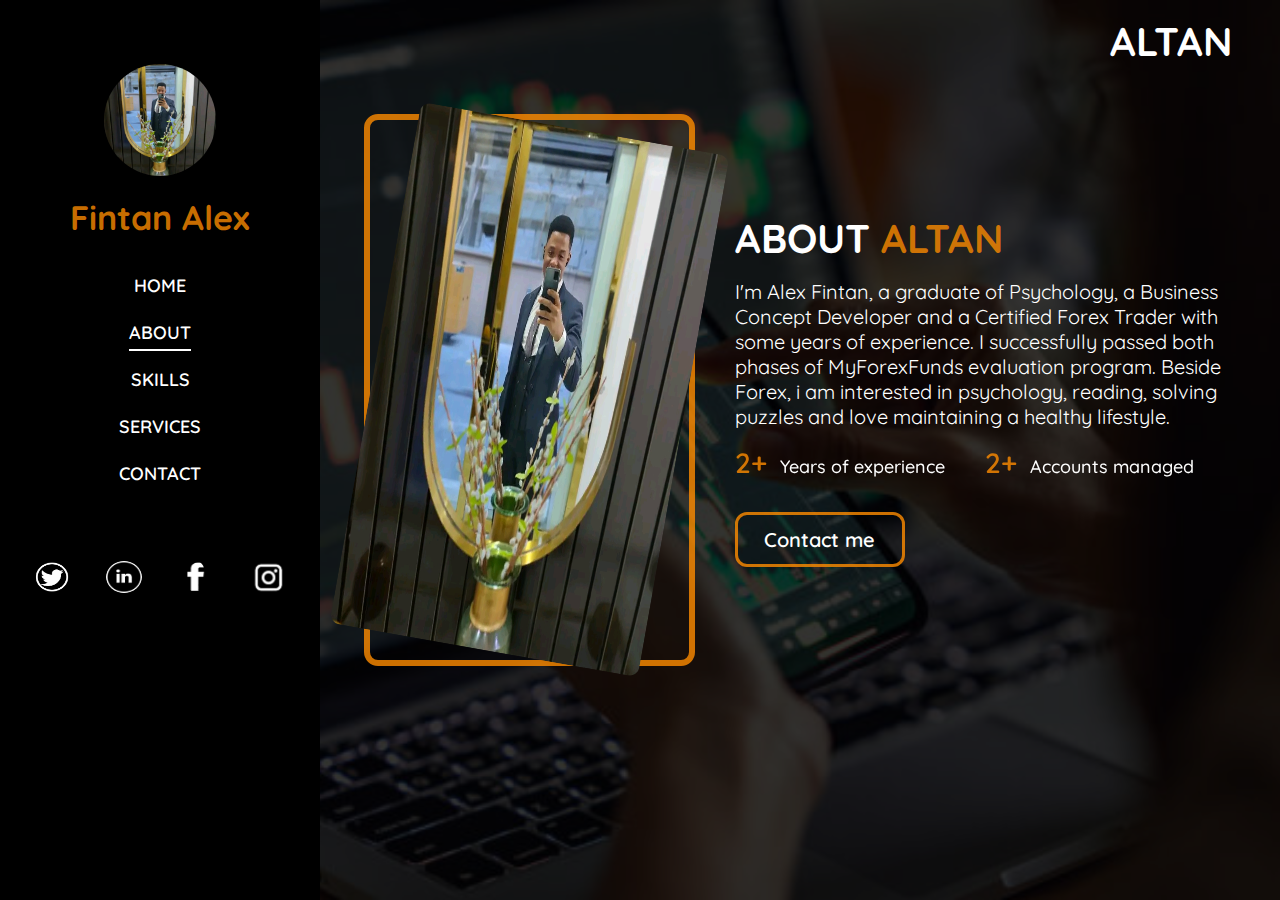
<file: pages/about.html>
<!DOCTYPE html>
<html lang="en">
<head>
    <meta charset="UTF-8">
    <meta http-equiv="X-UA-Compatible" content="IE=edge">
    <meta name="viewport" content="width=device-width, initial-scale=1.0">
    <link href="https://unpkg.com/aos@2.3.1/dist/aos.css" rel="stylesheet">
    <link rel="stylesheet" href="../assets/styles/style.css">
    <link rel="stylesheet" href="../assets/styles/media.css">
    <title>ALTAN PORTFOLIO</title>
</head>
<body>
    <header class="cont">
        <div class="h-left" id="link">
            <div class="pix">
                <img src="../assets/images/ALTAN.jpg" alt="">
                <h1>Fintan Alex</h1>
                <nav>
                    <ul>
                        <li><a href="../index.html">HOME</a></li>
                        <li><a href="#" class="active">ABOUT</a></li>
                        <li><a href="./skill.html">SKILLS</a></li>
                        <li><a href="./service.html">SERVICES</a></li>
                        <li><a href="./contact.html">CONTACT</a></li>
                    </ul>

                    <div class="icons">
                        <a href="https://twitter.com/alex_fintan"><img src="../assets/images/tt-removebg-preview.png" alt=""></a>
                        <a href="https://www.linkedin.com/in/alex-fintan-20a267105"><img src="../assets/images/10-102671_linkedin-white-png-download-linkedin-icon-white-circle.png" alt=""></a>
                        <a href="https://www.facebook.com/fintan.alexwhitefire" class="face"><img src="../assets/images/940-9402277_facebook-icon-link-facebook-white-icon-removebg-preview.png" alt=""></a>
                        <a href="https://instagram.com/alex_whitefire" class="ins"><img src="../assets/images/instagram-removebg-preview.png" alt=""></a>
                    </div>
                </nav>
            </div>
        </div>
        <div class="about">
            <div class="cover"></div>
            <div class="logo">
                <h2> ALTAN</h2>
                <div class="menu">
                    <img src="../assets/images/Hamburger Menu.svg" alt="" id="menubar" onclick="opens()">
                    <img src="../assets/images/close-removebg-preview.png" alt="" id="closebar">
                </div>
            </div>
            <div class="about-c">
                <div class="about-img" data-aos="zoom-in" data-aos-duration="2000">
                    <img src="../assets/images/ALTAN.jpg" alt="">
                </div>
                <div class="about-txt">
                    <h2>ABOUT <span style="color: hsla(33, 100%, 50%, .8);"> ALTAN</span></h2>
                    <p>I'm Alex Fintan, a graduate of Psychology, a Business Concept Developer and a Certified Forex Trader with some years of experience. I successfully passed both phases of MyForexFunds evaluation program. Beside Forex, i am interested in psychology, reading, solving puzzles and love maintaining a healthy lifestyle. </p>
                    <div class="numbers">
                        <div class="one"  data-aos="zoom-in" data-aos-duration="2000">
                            <h4><span>2+</span> Years of experience</h4>
                            <p></p>
                        </div>

                        <div class="one" data-aos="zoom-in-up" data-aos-duration="2000">
                            <h4><span>2+</span> Accounts managed</h4>
                            <p></p>
                        </div>
                    </div>
                    <a href="./contact.html"><button>Contact me</button></a>
                </div>
            </div>
        </div>
    </header>

    <script src="https://unpkg.com/aos@2.3.1/dist/aos.js"></script>

    <script src="../script/main.js"></script>
    
    <script>
        AOS.init({
        duration:1000,
        delay:400
  
    });
    </script>
    
    
    


</body>
</html>
</file>
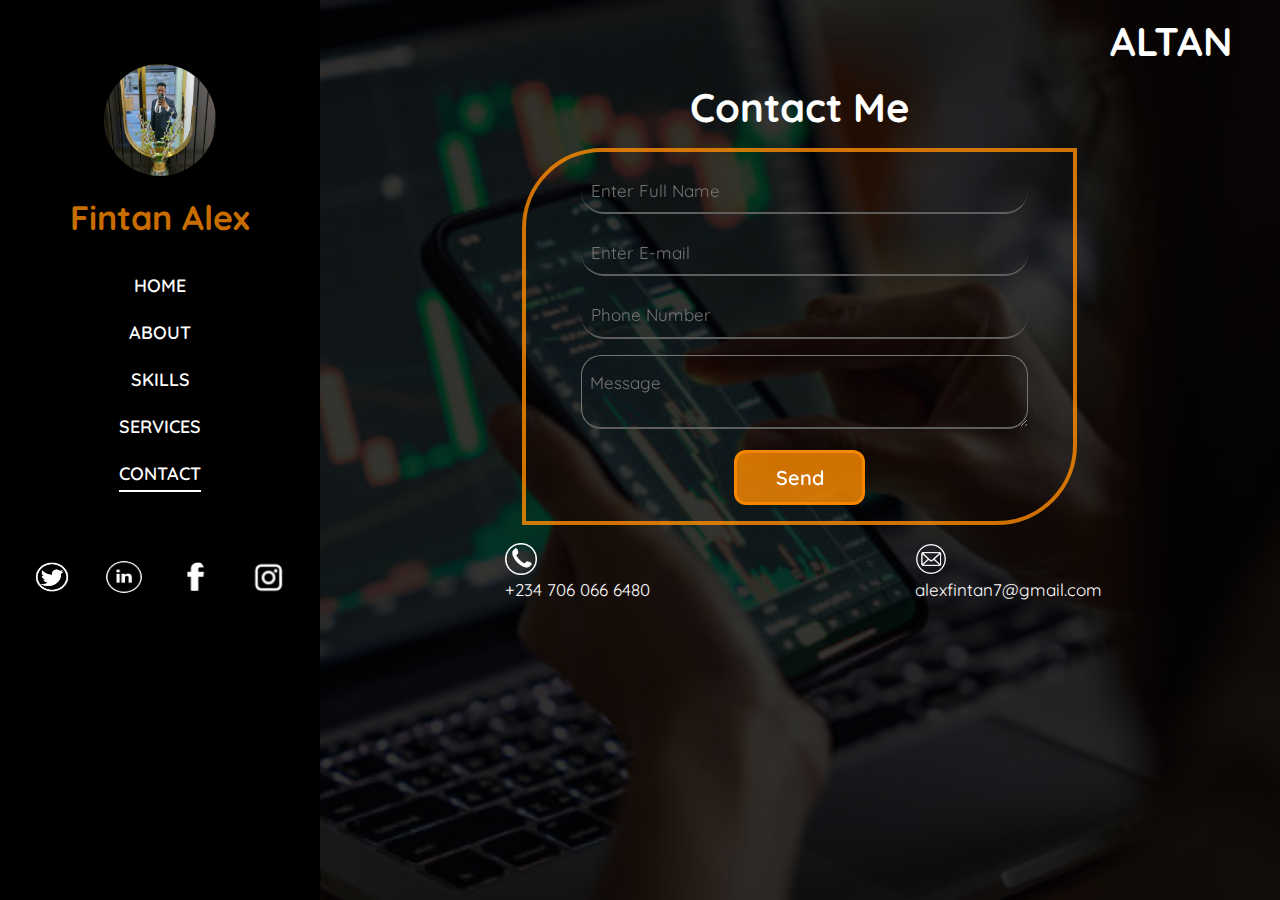
<file: pages/contact.html>
<!DOCTYPE html>
<html lang="en">
<head>
    <meta charset="UTF-8">
    <meta http-equiv="X-UA-Compatible" content="IE=edge">
    <meta name="viewport" content="width=device-width, initial-scale=1.0">
    <link href="https://unpkg.com/aos@2.3.1/dist/aos.css" rel="stylesheet">
    <link rel="stylesheet" href="../assets/styles/style.css">
    <link rel="stylesheet" href="../assets/styles/media.css">
    <title>ALTAN PORTFOLIO</title>
</head>
<body>
    <header>
        <div class="h-left" id="link">
            <div class="pix">
                <img src="../assets/images/ALTAN.jpg" alt="">
                <h1>Fintan Alex</h1>
                <nav>
                    <ul>
                        <li><a href="../index.html">HOME</a></li>
                        <li><a href="./about.html">ABOUT</a></li>
                        <li><a href="./skill.html" >SKILLS</a></li>
                        <li><a href="./service.html">SERVICES</a></li>
                        <li><a href="./contact.html" class="active">CONTACT</a></li>
                    </ul>

                    <div class="icons">
                        <a href="https://twitter.com/alex_fintan"><img src="../assets/images/tt-removebg-preview.png" alt=""></a>
                        <a href="https://www.linkedin.com/in/alex-fintan-20a267105"><img src="../assets/images/10-102671_linkedin-white-png-download-linkedin-icon-white-circle.png" alt=""></a>
                        <a href="https://www.facebook.com/fintan.alexwhitefire" class="face"><img src="../assets/images/940-9402277_facebook-icon-link-facebook-white-icon-removebg-preview.png" alt=""></a>
                        <a href="https://instagram.com/alex_whitefire" class="ins"><img src="../assets/images/instagram-removebg-preview.png" alt=""></a>
                    </div>
                </nav>
            </div>
        </div>
        <div class="about">
            <div class="cover"></div>
            <div class="logo">
                <h2> ALTAN</h2>
                <div class="menu">
                    <img src="../assets/images/Hamburger Menu.svg" alt="" id="menubar" onclick="opens()">
                    <img src="../assets/images/close-removebg-preview.png" alt="" id="closebar">
                </div>
            </div>
            
            <div class="services con">
                <h2>Contact Me</h2>
                <form id="form" data-aos="zoom-out">
                    <div class="serv">
                        <div class="contact">
                            <input type="text" name="name" id="full" placeholder="Enter Full Name"><br>
                            <input type="email" name="email" id="mail" placeholder="Enter E-mail"><br>
                            <input type="tel" name="phone" id="tel" placeholder="Phone Number"><br>
                            <textarea name="message" id="text" cols="30" rows="10" placeholder="Message"></textarea>
                        </div>

                    </div>

                    <div class="s-button">
                        <button type="submit">Send</button>
                    </div>
                </form>

                <div class="reach">
                    <div class="reach1">
                        <a href="tel:+2347060666480"><img src="../assets/images/phones-removebg-preview.png" alt=""></a><br>
                        <a href="tel:+2347060666480">+234 706 066 6480</a>
                    </div>

                    <div class="reach1">
                        <a href="mailto:alexfintan7@gmail.com"><img src="../assets/images/mail imgb.png" alt=""></a><br>
                        <a href="mailto:alexfintan7@gmail.com">alexfintan7@gmail.com</a>
                    </div>
                </div>
                
            </div>
            
        </div>
    </header>

    

    <script src="../script/main.js"></script>
    <script src="https://unpkg.com/aos@2.3.1/dist/aos.js"></script>


    
    
    <script>
        AOS.init({
        duration:1000,
        delay:400
  
    });
    </script>


</body>
</html>
</file>
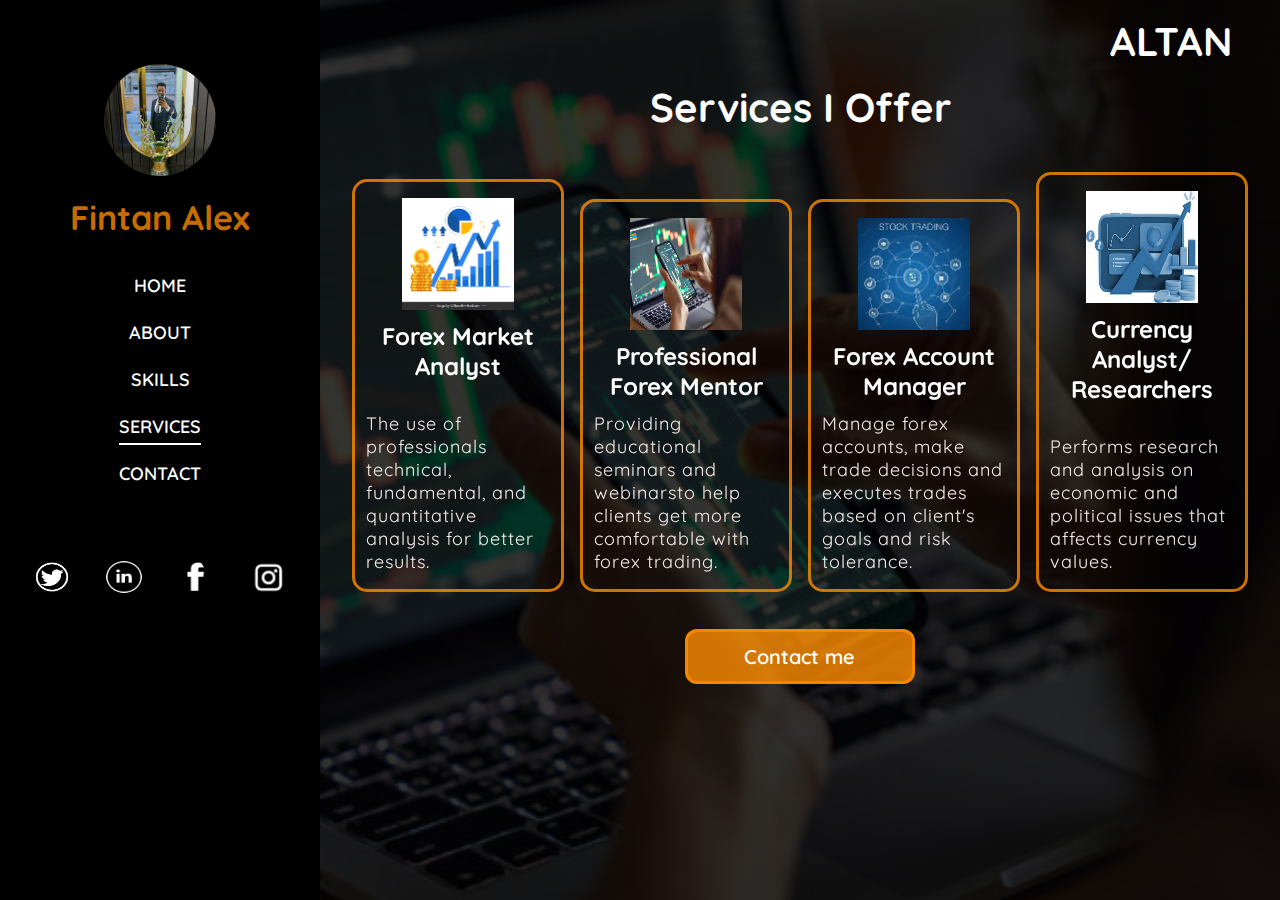
<file: pages/service.html>
<!DOCTYPE html>
<html lang="en">
<head>
    <meta charset="UTF-8">
    <meta http-equiv="X-UA-Compatible" content="IE=edge">
    <meta name="viewport" content="width=device-width, initial-scale=1.0">
    <link href="https://unpkg.com/aos@2.3.1/dist/aos.css" rel="stylesheet">
    <link rel="stylesheet" href="../assets/styles/style.css">
    <link rel="stylesheet" href="../assets/styles/media.css">
    <title>ALTAN PORTFOLIO</title>
</head>
<body>
    
    <header class="cont">
        <div class="h-left" id="link">
            <div class="pix">
                <img src="../assets/images/ALTAN.jpg" alt="">
                <h1>Fintan Alex</h1>
                <nav>
                    <ul>
                        <li><a href="../index.html">HOME</a></li>
                        <li><a href="./about.html">ABOUT</a></li>
                        <li><a href="./skill.html" >SKILLS</a></li>
                        <li><a href="./service.html"class="active">SERVICES</a></li>
                        <li><a href="./contact.html">CONTACT</a></li>
                    </ul>

                    <div class="icons">
                        <a href="https://twitter.com/alex_fintan"><img src="../assets/images/tt-removebg-preview.png" alt=""></a>
                        <a href="https://www.linkedin.com/in/alex-fintan-20a267105"><img src="../assets/images/10-102671_linkedin-white-png-download-linkedin-icon-white-circle.png" alt=""></a>
                        <a href="https://www.facebook.com/fintan.alexwhitefire" class="face"><img src="../assets/images/940-9402277_facebook-icon-link-facebook-white-icon-removebg-preview.png" alt=""></a>
                        <a href="https://instagram.com/alex_whitefire" class="ins"><img src="../assets/images/instagram-removebg-preview.png" alt=""></a>
                    </div>
                </nav>
            </div>
        </div>
        <div class="about sers">
            <div class="cover"></div>
            <div class="logo">
                <h2> ALTAN</h2>
                <div class="menu">
                    <img src="../assets/images/Hamburger Menu.svg" alt="" id="menubar" onclick="opens()">
                    <img src="../assets/images/close-removebg-preview.png" alt="" id="closebar">
                </div>
            </div>
            
            <div class="services">
                <h2>Services I Offer</h2>
                <div class="serv-grid">
                    <div class="serv1" data-aos="zoom-in-right" data-aos-duration="2000">
                        <img src="../assets/images/analyst6.png" alt=""> 
                        <h3>Forex Market Analyst</h3> <br>
                        <p>The use of professionals technical, fundamental, and quantitative analysis for better results.</p>
                    </div>

                    <div class="serv1" data-aos="fade-up">
                        <img src="../assets/images/forex3.jpg" alt="">
                        <h3>Professional Forex Mentor</h3>
                        <p>Providing educational seminars and webinarsto help clients get more comfortable with forex trading.</p>
                    </div>

                    <div class="serv1" data-aos="zoom-out">
                        <img src="../assets/images/mentor1.jfif" alt=""> 
                        <h3>Forex Account Manager</h3>
                        <p>Manage forex accounts, make trade decisions and executes trades based on client's goals and risk tolerance.</p>
                    </div>


                    <div class="serv1" data-aos="zoom-out-right">
                        <img src="../assets/images/mentor2.jfif" alt=""> 
                        <h3>Currency Analyst/ Researchers</h3><br>
                        <p>Performs research and analysis on economic and political issues that affects currency values.</p>
                    </div>

                </div>

                
            </div>
            <div class="s-button">
                <a href="./contact.html"><button>Contact me</button></a>
            </div>
        </div>
    </header>

    

    <script src="../script/main.js"></script>
    <script src="https://unpkg.com/aos@2.3.1/dist/aos.js"></script>


    
    <script>
        AOS.init({
        duration:1000,
        delay:400
  
    });
    </script>
    


</body>
</html>
</file>
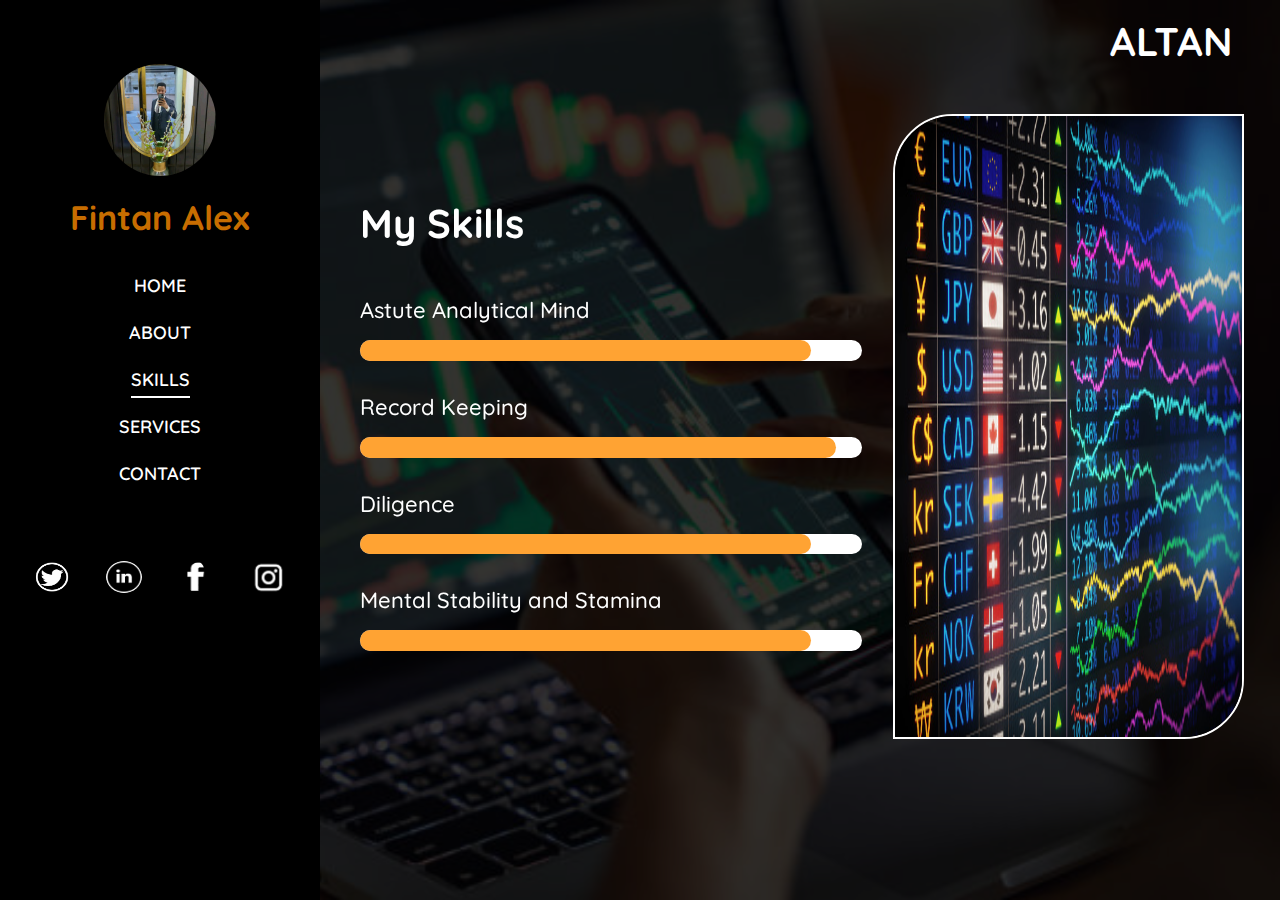
<file: pages/skill.html>
<!DOCTYPE html>
<html lang="en">
<head>
    <meta charset="UTF-8">
    <meta http-equiv="X-UA-Compatible" content="IE=edge">
    <meta name="viewport" content="width=device-width, initial-scale=1.0">
    <link href="https://unpkg.com/aos@2.3.1/dist/aos.css" rel="stylesheet">
    <link rel="stylesheet" href="../assets/styles/style.css">
    <link rel="stylesheet" href="../assets/styles/media.css">
    <title>ALTAN PORTFOLIO</title>
</head>
<body>
    <header>
        <div class="h-left" id="link">
            <div class="pix">
                <img src="../assets/images/ALTAN.jpg" alt="">
                <h1>Fintan Alex</h1>
                <nav>
                    <ul>
                        <li><a href="../index.html">HOME</a></li>
                        <li><a href="./about.html">ABOUT</a></li>
                        <li><a href="#" class="active">SKILLS</a></li>
                        <li><a href="./service.html">SERVICES</a></li>
                        <li><a href="./contact.html">CONTACT</a></li>
                    </ul>

                    <div class="icons">
                        <a href="https://twitter.com/alex_fintan"><img src="../assets/images/tt-removebg-preview.png" alt=""></a>
                        <a href="https://www.linkedin.com/in/alex-fintan-20a267105"><img src="../assets/images/10-102671_linkedin-white-png-download-linkedin-icon-white-circle.png" alt=""></a>
                        <a href="https://www.facebook.com/fintan.alexwhitefire" class="face"><img src="../assets/images/940-9402277_facebook-icon-link-facebook-white-icon-removebg-preview.png" alt=""></a>
                        <a href="https://instagram.com/alex_whitefire" class="ins"><img src="../assets/images/instagram-removebg-preview.png" alt=""></a>
                    </div>
                </nav>
            </div>
        </div>
        <div class="about">
            <div class="cover"></div>
            <div class="logo">
                <h2> ALTAN</h2>
                <div class="menu">
                    <img src="../assets/images/Hamburger Menu.svg" alt="" id="menubar" onclick="opens()">
                    <img src="../assets/images/close-removebg-preview.png" alt="" id="closebar">
                </div>
            </div>
            
            <div class="about-c skills">
                
                <div class="about-txt" data-aos="zoom-in-up" data-aos-duration="2000">
                    <h2>My Skills</h2>
                    <div class="bars" >
                        <h5>Astute Analytical Mind</h5>
                        <div class="progress">
                            <div class="progress-bar" role="progressbar" style="width: 90%" aria-valuenow="25" aria-valuemin="0" aria-valuemax="100"></div>
                          </div>
                    </div>
                    <div class="bars">
                        <h5>Record Keeping</h5>
                        <div class="progress">
                            <div class="progress-bar" role="progressbar" style="width: 95%" aria-valuenow="25" aria-valuemin="0" aria-valuemax="100"></div>
                          </div>
                    </div>
                    <div class="bars">
                        <h5>Diligence</h5>
                        <div class="progress">
                            <div class="progress-bar" role="progressbar" style="width: 90%" aria-valuenow="25" aria-valuemin="0" aria-valuemax="100"></div>
                          </div>
                    </div>
                    <div class="bars">
                        <h5>Mental Stability and Stamina</h5>
                        <div class="progress">
                            <div class="progress-bar p-" role="progressbar" style="width: 90%" aria-valuenow="25" aria-valuemin="0" aria-valuemax="100"></div>
                          </div>
                    </div>

                    
                </div>

                <div class="skill" data-aos="flip-up">
                    <img src="../assets/images/forex1.jpg" alt="">
                </div>
            </div>
        </div>
    </header>

    
    <!-- <script src="https://cdn.jsdelivr.net/npm/bootstrap@5.2.2/dist/js/bootstrap.bundle.min.js"></script> -->

    <script src="../script/main.js"></script>
    
    <script src="https://unpkg.com/aos@2.3.1/dist/aos.js"></script>

    
    
    <script>
        AOS.init({
        duration:1000,
        delay:400
  
    });
    </script>


</body>
</html>
</file>
<file: assets/styles/style.css>
@import url('https://fonts.googleapis.com/css2?family=Noto+Serif+Tamil:wght@300&family=Phudu&family=Poppins:ital,wght@1,200&family=Quicksand&display=swap');
*{
    padding: 0;
    margin: auto;
    font-family: 'Noto Serif Tamil', serif;
    font-family: 'Phudu', cursive;
    font-family: 'Poppins', sans-serif;
    font-family: 'Quicksand', sans-serif;

}
a{
    text-decoration: none;
}
header{
    width: 100%;
    display: flex;
    height: 100vh;
}

header .h-left{
    width: 25%;
    background-color: hsl(0, 0%, 0%);
    height: 100%;
    text-align: center;
}
header .h-left img{
    width: 7rem;
    height: 7rem;
    border-radius: 50%;
    margin-top: 4rem;
}
header .h-left h1{
   color:hsla(33, 100%, 50%, .8) ;
   font-size: 34px;
   margin: 1rem 0;
}
header .h-left nav{
    width: 100%;
}
header .h-left nav ul{
    margin-top: 2.2rem;
}
header .h-left nav ul li{
    list-style: none;
    margin-top: 1.5rem;
}

header .h-left nav ul li .active{
    list-style: none;
    margin-top: 2rem;
    border-bottom: 2px solid #fff;
    padding-bottom: .3rem;
}
header .h-left nav ul li a{
    text-decoration: none;
    color: #fff;
    font-size: 18px;
    font-weight: 600;
    
}
header .h-left nav ul li a:hover{
    color: hsla(33, 100%, 50%, .8);    
}
header .h-left .icons{
    width: 90%;
    margin: auto;
    display: grid;
    grid-template-columns: 1fr 1fr 1fr 1fr;
}
header .h-left .icons img{
    width: 2.2rem;
    height: 2rem;
    border-radius: 50%;
}
header .h-left .icons img:hover{
    transform: scale(1.15);
}
header .h-left .icons .face img{
    width: 1.2rem;
    height: 2rem;
    border-radius: 50%;
}
header .h-left .icons .ins img{
    width: 3.5rem;
    height: 3.5rem;
    border-radius: 50%;
}


header .h-right{
    width: 75%;
    background: url(../images/ALTAN.jpg);
    background-color: hsla(0, 0%, 0%, .7);
    background-position: center;
    background-size: contain;
    background-repeat: no-repeat;
    height: 100%;
    position: relative;
    z-index: 1;
}
header .cover{
    position: absolute;
    width: 100%;
    height: 100%;
    top: 0;
    left: 0;
    background-color: hsla(0, 0%, 0%, .5);
    z-index: -1;
}
header .logo{
    width: 90%;
    text-align: end;
}
header  .logo h2{
    color: #fff;
    font-size: 40px;
    margin-top: 1rem;
    text-align: end;
    z-index: 10000000000;
}
header  .menu{
    display: none;
}

header .h-right .intro{
    height: 50vh;
    width: 80%;
    margin: auto;
    color: #fff;
}

header .h-right .intro h3{
    font-size: 42px;
    margin-top: 13rem;
    margin-bottom: 1rem;
}
header .h-right .intro .span{
    color:hsla(33, 100%, 50%, .8) ;
}
header .h-right .intro h6{
    font-size: 32px;
    font-weight: 500;
}


/* ABOUT HTML */
header .about{
    width: 75%;
    background: url(../images/forex3.jpg);
    background-color: hsla(0, 0%, 0%, .7);
    background-position: center;
    background-size: cover;
    background-repeat: no-repeat;
    height: 100%;
    position: relative;
    z-index: 10;

}
header .about .cover{
    background-color: hsla(0, 0%, 0%, .8);
    
}
.about .about-c{
    width: 95%;
    margin: auto;
    display: flex;
    justify-content: space-between;
    margin-top: 3rem;
}

.about .about-c .about-img{
    width: 35%;
   height: 60vh;
   border: 6px solid hsla(33, 100%, 50%, .8) ;
   border-radius: 14px;
   display: grid;
   place-items: center;
   
}

.about .about-c .about-img img{
    width: 98%;
    height: 98%;
    border-radius: 10px;
    margin: auto;
    transform: rotate(10deg);
    transition: ease-in;
}
.about .about-c .about-img:hover img{
    transform: rotate(0);
}

.about .about-c .about-txt{
    width: 55%;
    margin: auto;
    color: #fff;
}
.about .about-c .about-txt h2{
    font-size: 40px;
    margin-bottom: 1rem;
}

.about .about-c .about-txt p{
    font-size: 20px;
}
.about .about-c .about-txt .numbers{
    width: 100%;
    margin: auto;
    display: flex;
    margin-top: 1rem;
    justify-content: space-between;
}
.about .about-c .about-txt .numbers .one{
    width: 50%;
}
.about .about-c .about-txt .numbers h4{
    font-size: 18px;
    font-weight: 500;
    width: 100%;
}
.about .about-c .about-txt .numbers span{
    color: hsla(33, 100%, 50%, .8);
    font-size: 28px;
    font-weight: 600;
    margin-right: 8px;
}
 button{
    margin-top: 2rem;
    color: #fff;
    font-weight: 600;
    font-size: 20px;
    background-color: transparent;
    border: 3px solid hsla(33, 100%, 50%, .8);
    border-radius: 12px;
    cursor: pointer;
    width: 34%;
    height: 55px;
}
.about .about-c .about-txt button:hover{
    cursor: pointer;
    background-color: hsla(33, 100%, 50%, .8);
    border: 3px solid hsla(33, 100%, 50%, .8);
}


/* SKILL HTML */
.skill{
    width: 38%;
    height: 69vh;
    display: grid;
    place-items: center;
}
.skill img{
    border-radius: 60px 0 60px 0;
    width: 100%;
    height: 100%;
    object-fit: fill;
    border: 2px solid #fff;
}
 .bars{
    padding-top: 2rem;
}
.bars h5{
    font-size: 22px;
    font-weight: 500;
    margin-bottom: 1rem;
}
.progress{
    height: 1.3rem;
    width: 100%;
    background-color: hsla(33, 100%, 50%, .8);
    background-color: #fff;
    border-radius: 20px;
    text-align: left;
    position: relative;
}
.progress .progress-bar{
    height: 1.3rem;
    position: absolute;
    left: 0;
    width: 100%;
    text-align: start;
    background-color: hsla(33, 100%, 50%, .8);
    border-radius: 20px;
}


/* SERVICES HTML */

.services{
    width: 95%;
    margin: auto;
    display: grid;
    place-items: center;
}
.services h2{
    color: #fff;
    font-size: 40px;
    margin-top: 1rem;
    margin-bottom: 1rem;
}
.services .serv-grid{
    width: 100%;
    display: grid;
    grid-template-columns: 1fr 1fr 1fr 1fr;
    margin-top: 1.5rem;
}
.services .serv-grid .serv1{
    border: 3px solid hsla(33, 100%, 50%, .8);
    height: auto;
    width: 90%;
    display: grid;
    place-items: center;
     margin: auto;
     border-radius: 15px;
    margin-bottom: 1.2rem;
    color: #fff;
    padding: 1rem 0;
}
.services .serv-grid .serv1 img{
   height: 7rem;
   width: 7rem;
}
.services .serv-grid .serv1 h3{
   text-align: center;
   font-size: 24px;
   margin: .7rem 0;
}

.services .serv-grid .serv1 p{
    width: 90%;
    margin: auto;
    color: #f4eaea;
    font-size: 18px;
    letter-spacing: 1px;
 }
 .s-button {
    width: 100%;
   text-align: center;
}
.s-button button{
   margin-top: 1.1rem;
   width: 24%;
   background-color:hsla(33, 100%, 50%, .8) ;
}

.s-button button:hover{
    background-color:transparent ;
 }
 
 /* CONTACT HTML */
 
 .con form {
    width: 60%;
    border: 4px solid hsla(33, 100%, 50%, .8);
    border-radius: 80px 0 80px 0;
    height: auto;
    padding: 1rem 0;
 }

 .con form .serv{
    width: 80%;
   
 } 
 .con form .serv .contact{
    width: 100%;
   
 } 
 .con form .serv input{
    width: 100%;
    border-radius: 50px;
    height: 25px;
    color: white;
    font-size: 17px;
    margin-bottom: 1rem;
    padding: .6rem 0 .6rem .6rem;
    border: none;
    background-color: transparent;
    outline: none;
    border-bottom: 2px solid #5e5e5e;
 } 

 .con form .serv textarea{
    width: 100%;
    border-radius: 20px;
    height: 55px;
    color: white;
    font-size: 17px;
    padding: 1rem 0 0 .5rem;
    background-color: transparent;
    outline: none;
    border-bottom: 2px solid #5e5e5e;
 } 

 .reach{
    width: 90%;
    margin: auto;
    display: flex;
    justify-content: space-between;
    margin-top: 18px;
 }

 .reach .reach1{
    width: 22%;
    height: 3rem;
 }
 .reach .reach1:hover{
    transform: scale(1.15);
 }

 .reach .reach1 img{
    width: 2rem;
    height: 2rem;
 }

 .reach .reach1 a{
    width: 90%;
    color: #fff;
    font-size: 17px;
 }
</file>
<file: assets/styles/media.css>
@media screen and (max-width:1000px){
    header{
        flex-direction: column;
        position: relative;
    }
    #menubar{
        width: 1.5rem;
        height: 1.5rem;
    }
    
    #closebar{
        width: 2.2rem;
        width: 2.2rem;
        display: none;
    }
    header .h-left{
        position: absolute;
        width: 100%;
        height: 93%;
        top: 7%;
        display: none;
        z-index: 100000000000000000000;
    }
    
    header .h-left img{
        width: 5.5rem;
        height: 5.5rem;
    }
    header .h-left h1{
        font-size: 26px;
     }
    header .h-left nav ul li a{
        font-size: 16px;
        
    }
    header .h-left .icons .ins img{
        width: 3rem;
        height: 3rem;
    }
    header .h-right{
        width: 100%;
        background-size: cover;
    }
    header  .logo{
        width: 92%;
        text-align: start;
        display: flex;
        height: 10vh;
        align-items: center;
        /* justify-content: space-between; */
    }
    header  .logo h2{
        font-size: 28px;
        width: 90%;
        margin: auto;
        text-align: start;
    }
    header  .logo a{
        font-size: 28px;
        width: 90%;
        margin: auto;
        text-align: start;
    }
    header  .menu{
        display: block;
    }
    header .h-right .intro h3{
        font-size: 34px;
    }
    header .h-right .intro h6{
        font-size: 22px;
    }
    

    /* ABOUT HTML */
    .cont .about{
        padding-bottom: 1rem;
    }
    header .about{
        width: 100%;
    }
    .about .about-c{
        flex-direction: column;
        margin-top: 2rem;
    }
    .about .about-c .about-img{
        width: 52%;
        height: 30vh;
       margin-bottom: 2rem;
    }
    .about .about-c .about-img img{
    width: 94%;
    height: 94%;
}
    .about .about-c .about-txt{
        width: 90%;
    }
    .about .about-c .about-txt button{
     width: 55%;
     font-size: 17px;
    }
    .about .about-c .about-txt h2{
        font-size: 20px;
    }
    
    .about .about-c .about-txt p{
        font-size: 16px;
    }
    .about .about-c .about-txt .numbers{
    flex-direction: column;
}
.about .about-c .about-txt .numbers .one{
    width: 100%;
}
    

    /* SKILLS HTML */
   .about .skills{
        flex-direction: column-reverse;
    }
    .skill{
        width: 78%;
        height: 35vh;
        margin-bottom: 1.5rem;
    }

    .bars{
        padding-top: .9rem;
    }
    .bars h5{
        font-size: 16px;
        margin-bottom: .4rem;
    }
    .progress{
        height: .8rem;
    }
    .progress .progress-bar{
        height: .8rem;
    }

    /* SERVICES */
    .cont{
        height: auto;
     }
    .con form .serv{
        width: 90%;
       
     }
     .services .serv-grid{
        grid-template-columns: 1fr 1fr;
    }
    .services .serv-grid .serv1{
        height: auto;
        margin-bottom: 1rem;
    }
    
    .services h2{
        font-size: 30px;
    }
    .services .serv-grid .serv1 h3{
        font-size: 20px;
        margin: .5rem 0;
     }
     .services .serv-grid .serv1 p{
       font-size: 16px;
     }
     .s-button button{
        width: 44%;
        font-size: 16px;
        margin-bottom: 1rem;
     }

     /* CONTACT HTML */
 .con form {
    width: 90%;
 }
 .con form .serv input{
    height: 35px;
 } 
 .con form .serv textarea{
    height: 80px;
    margin-bottom: 1rem;
 } 
 .reach{
    width: 100%;
    text-align: center;
 }
  .reach .reach1{
    width: 100%;
    margin: 0;
    
 } 
 

     
}

@media screen and (max-width:600px){
    .ser{
        height: auto;
    }
    .sers{
        padding-bottom: 1rem;
    }
    
    /* CONTACT HTML */
    .con form {
        width: 95%;
        margin: auto;
    }
    .con form .serv input{
        height: 30px;
        margin-bottom: .2rem;
    } 
    .con form .serv textarea{
        height: 70px;
        margin-bottom: .5rem;
    } 

    }
    @media screen and (max-width:530px){
        .services .serv-grid{
            grid-template-columns: 1fr;
        }
    }
    

@media screen and (max-width:400px){
    
    .con form {
        width: 95%;
     }
    
    .reach .reach1{
        width: 80%;
     }
     .reach .reach1 a{
        font-size: 14px;
     }
}
</file>
